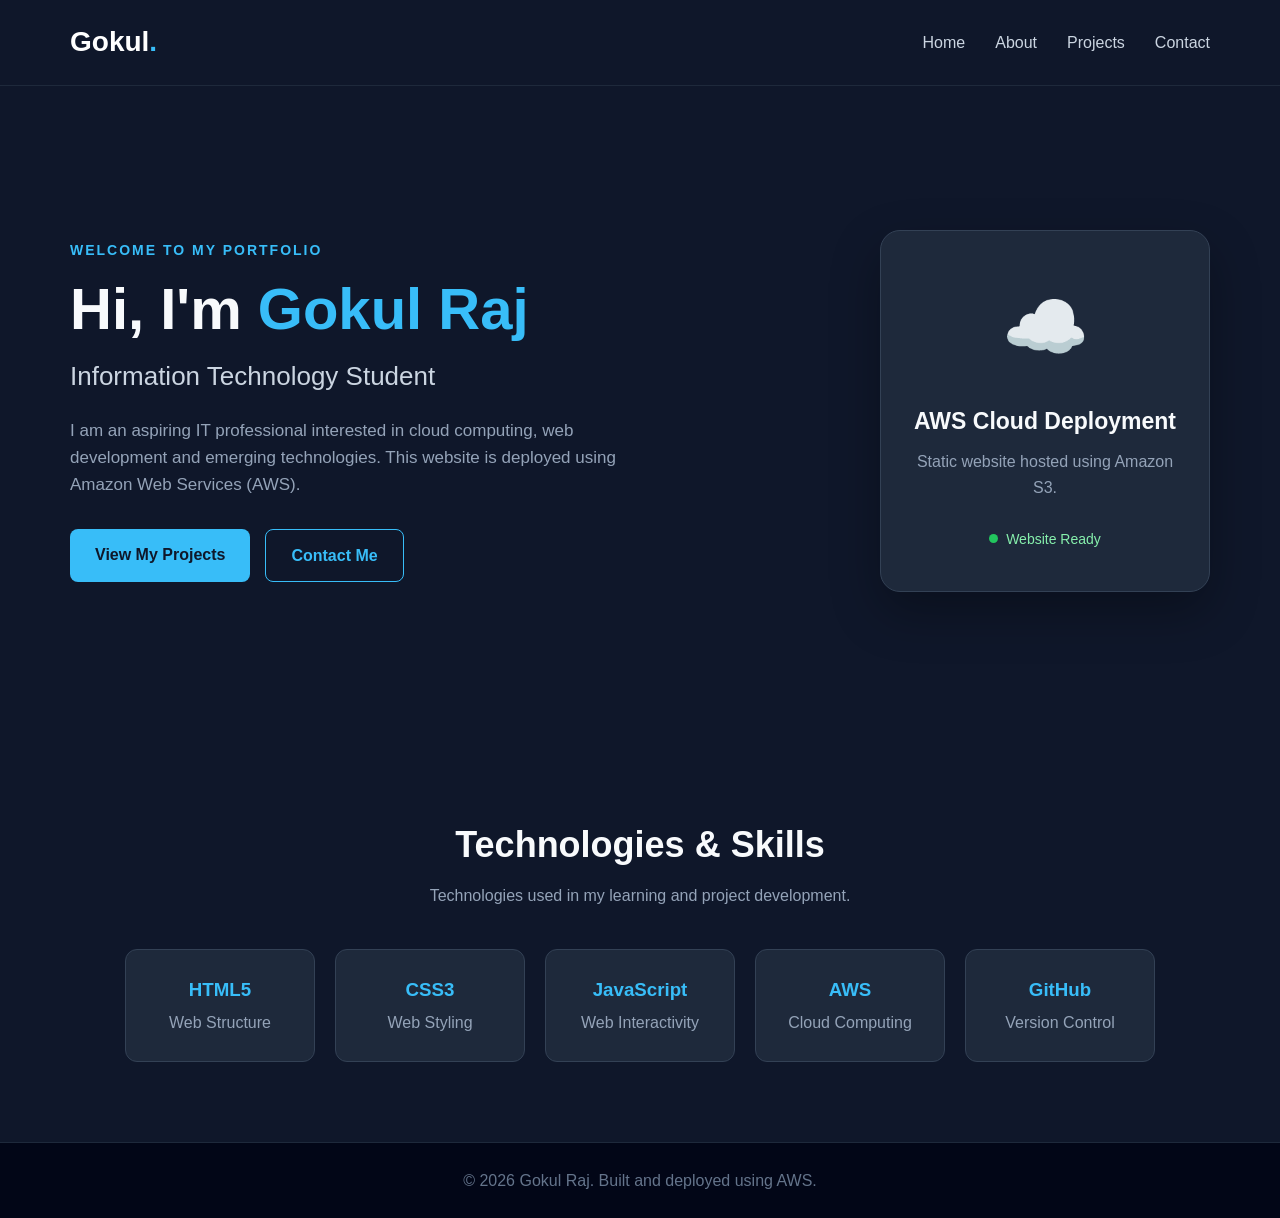
<file: index.html>
<!DOCTYPE html>
<html lang="en">
<head>
    <meta charset="UTF-8">
    <meta name="viewport" content="width=device-width, initial-scale=1.0">

    <title>Gokul Raj | IT Student Portfolio</title>

    <!-- Link to external CSS file -->
    <link rel="stylesheet" href="css/style.css">
</head>

<body>

    <!-- Navigation Bar -->
    <header>
        <nav class="navbar">

            <div class="logo">
                Gokul<span>.</span>
            </div>

            <ul class="nav-links">
                <li><a href="index.html">Home</a></li>
                <li><a href="about.html">About</a></li>
                <li><a href="projects.html">Projects</a></li>
                <li><a href="contact.html">Contact</a></li>
            </ul>

        </nav>
    </header>


    <!-- Hero Section -->
    <main>

        <section class="hero">

            <div class="hero-content">

                <p class="welcome">WELCOME TO MY PORTFOLIO</p>

                <h1>
                    Hi, I'm <span>Gokul Raj</span>
                </h1>

                <h2>
                    Information Technology Student
                </h2>

                <p class="hero-description">
                    I am an aspiring IT professional interested in
                    cloud computing, web development and emerging
                    technologies. This website is deployed using
                    Amazon Web Services (AWS).
                </p>

                <div class="hero-buttons">
                    <a href="projects.html" class="btn primary-btn">
                        View My Projects
                    </a>

                    <a href="contact.html" class="btn secondary-btn">
                        Contact Me
                    </a>
                </div>

            </div>

            <div class="hero-card">

                <div class="cloud-icon">
                    ☁️
                </div>

                <h3>AWS Cloud Deployment</h3>

                <p>
                    Static website hosted using
                    Amazon S3.
                </p>

                <div class="status">
                    <span></span>
                    Website Ready
                </div>

            </div>

        </section>


        <!-- Skills Preview -->
        <section class="skills-section">

            <h2>Technologies & Skills</h2>

            <p class="section-description">
                Technologies used in my learning and project development.
            </p>

            <div class="skills-container">

                <div class="skill-card">
                    <h3>HTML5</h3>
                    <p>Web Structure</p>
                </div>

                <div class="skill-card">
                    <h3>CSS3</h3>
                    <p>Web Styling</p>
                </div>

                <div class="skill-card">
                    <h3>JavaScript</h3>
                    <p>Web Interactivity</p>
                </div>

                <div class="skill-card">
                    <h3>AWS</h3>
                    <p>Cloud Computing</p>
                </div>

                <div class="skill-card">
                    <h3>GitHub</h3>
                    <p>Version Control</p>
                </div>

            </div>

        </section>

    </main>


    <!-- Footer -->
    <footer>

        <p>
            © 2026 Gokul Raj. Built and deployed using AWS.
        </p>

    </footer>


    <!-- JavaScript -->
    <script src="js/script.js"></script>

</body>
</html>
</file>
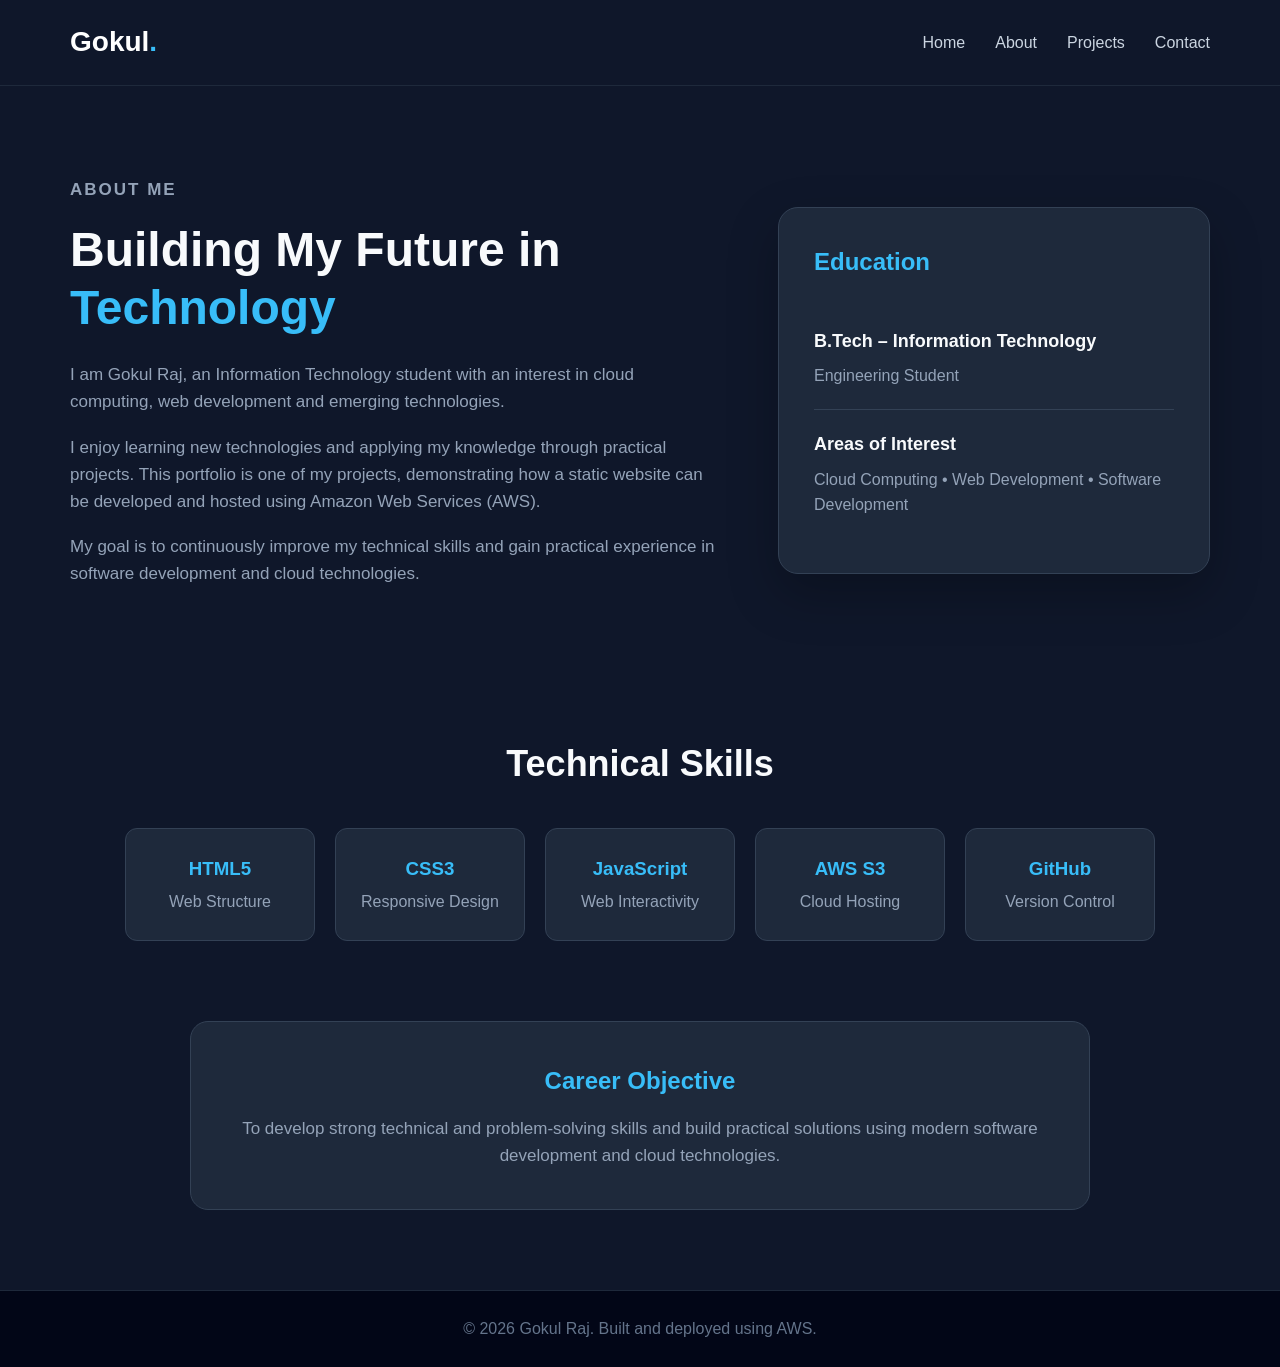
<file: about.html>
<!DOCTYPE html>
<html lang="en">
<head>
    <meta charset="UTF-8">
    <meta name="viewport" content="width=device-width, initial-scale=1.0">

    <title>About | Gokul Raj</title>

    <link rel="stylesheet" href="css/style.css">
</head>

<body>

    <!-- Navigation Bar -->
    <header>
        <nav class="navbar">

            <div class="logo">
                Gokul<span>.</span>
            </div>

            <ul class="nav-links">
                <li><a href="index.html">Home</a></li>
                <li><a href="about.html">About</a></li>
                <li><a href="projects.html">Projects</a></li>
                <li><a href="contact.html">Contact</a></li>
            </ul>

        </nav>
    </header>


    <!-- About Section -->
    <main>

        <section class="about-section">

            <div class="about-content">

                <p class="welcome">ABOUT ME</p>

                <h1>
                    Building My Future in
                    <span>Technology</span>
                </h1>

                <p>
                    I am Gokul Raj, an Information Technology student
                    with an interest in cloud computing, web development
                    and emerging technologies.
                </p>

                <p>
                    I enjoy learning new technologies and applying my
                    knowledge through practical projects. This portfolio
                    is one of my projects, demonstrating how a static
                    website can be developed and hosted using Amazon Web
                    Services (AWS).
                </p>

                <p>
                    My goal is to continuously improve my technical
                    skills and gain practical experience in software
                    development and cloud technologies.
                </p>

            </div>


            <!-- Education Card -->
            <div class="about-card">

                <h2>Education</h2>

                <div class="education-item">

                    <h3>B.Tech – Information Technology</h3>

                    <p>
                        Engineering Student
                    </p>

                </div>


                <div class="education-item">

                    <h3>Areas of Interest</h3>

                    <p>
                        Cloud Computing • Web Development •
                        Software Development
                    </p>

                </div>

            </div>

        </section>


        <!-- Skills Section -->
        <section class="about-skills">

            <h2>Technical Skills</h2>

            <div class="skills-container">

                <div class="skill-card">
                    <h3>HTML5</h3>
                    <p>Web Structure</p>
                </div>

                <div class="skill-card">
                    <h3>CSS3</h3>
                    <p>Responsive Design</p>
                </div>

                <div class="skill-card">
                    <h3>JavaScript</h3>
                    <p>Web Interactivity</p>
                </div>

                <div class="skill-card">
                    <h3>AWS S3</h3>
                    <p>Cloud Hosting</p>
                </div>

                <div class="skill-card">
                    <h3>GitHub</h3>
                    <p>Version Control</p>
                </div>

            </div>

        </section>


        <!-- Career Objective -->
        <section class="objective-section">

            <h2>Career Objective</h2>

            <p>
                To develop strong technical and problem-solving skills
                and build practical solutions using modern software
                development and cloud technologies.
            </p>

        </section>

    </main>


    <!-- Footer -->
    <footer>

        <p>
            © 2026 Gokul Raj. Built and deployed using AWS.
        </p>

    </footer>


    <script src="js/script.js"></script>

</body>
</html>
</file>
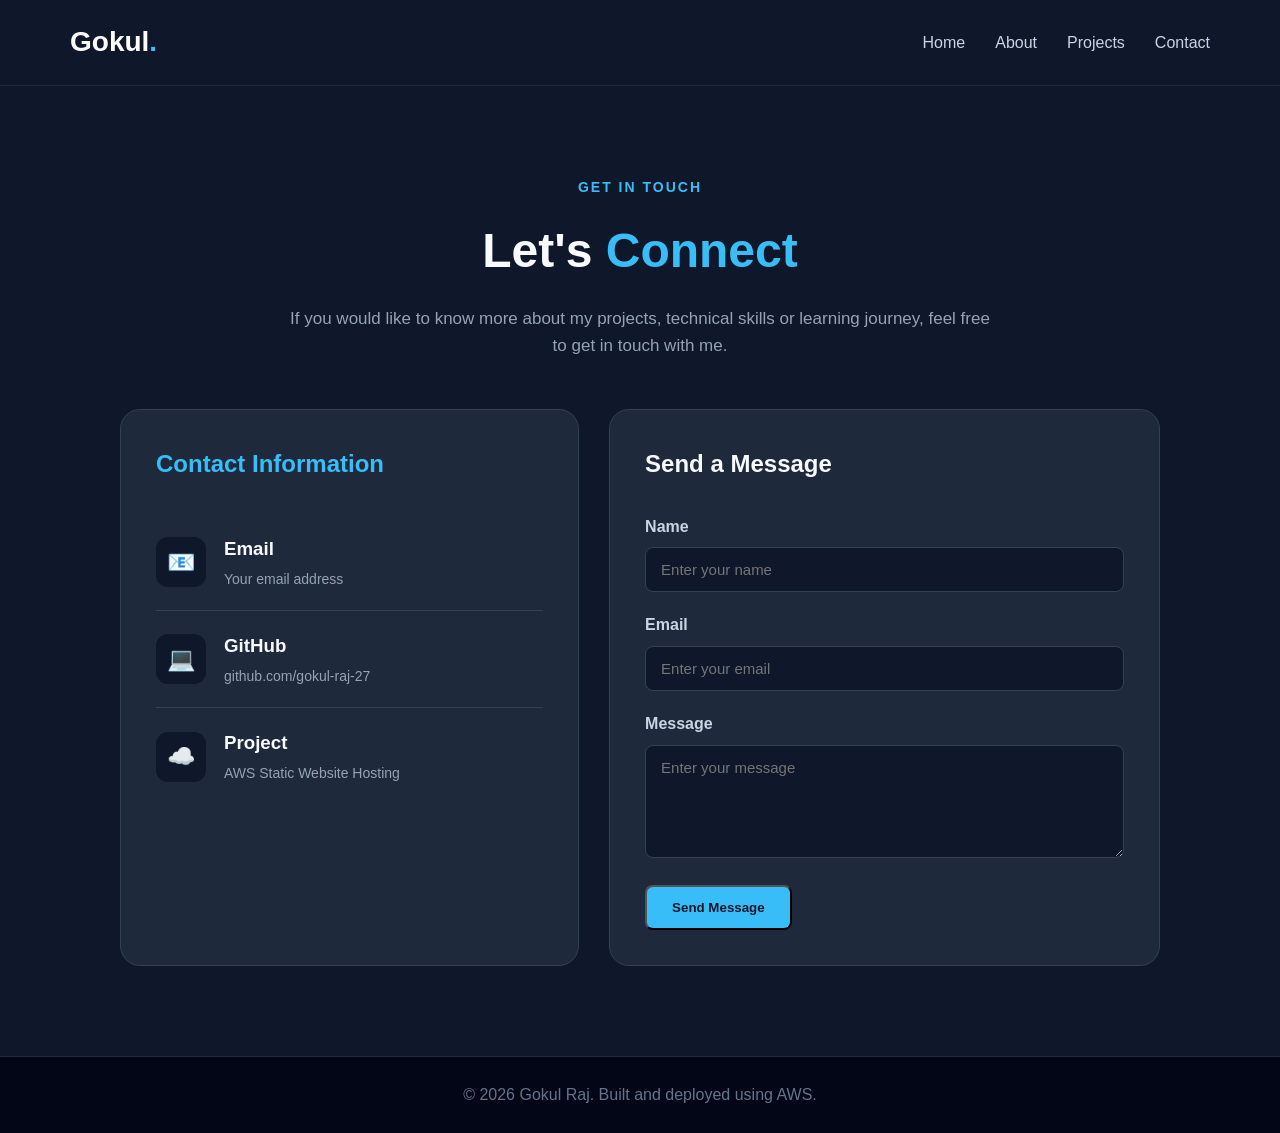
<file: contact.html>
<!DOCTYPE html>
<html lang="en">
<head>
    <meta charset="UTF-8">
    <meta name="viewport" content="width=device-width, initial-scale=1.0">

    <title>Contact | Gokul Raj</title>

    <link rel="stylesheet" href="css/style.css">
</head>

<body>

    <!-- Navigation Bar -->
    <header>
        <nav class="navbar">

            <div class="logo">
                Gokul<span>.</span>
            </div>

            <ul class="nav-links">
                <li><a href="index.html">Home</a></li>
                <li><a href="about.html">About</a></li>
                <li><a href="projects.html">Projects</a></li>
                <li><a href="contact.html">Contact</a></li>
            </ul>

        </nav>
    </header>


    <!-- Contact Section -->
    <main>

        <section class="contact-section">

            <div class="contact-intro">

                <p class="welcome">GET IN TOUCH</p>

                <h1>
                    Let's <span>Connect</span>
                </h1>

                <p>
                    If you would like to know more about my projects,
                    technical skills or learning journey, feel free
                    to get in touch with me.
                </p>

            </div>


            <!-- Contact Information -->
            <div class="contact-container">

                <div class="contact-info">

                    <h2>Contact Information</h2>

                    <div class="contact-item">
                        <div class="contact-icon">📧</div>

                        <div>
                            <h3>Email</h3>
                            <p>
                                Your email address
                            </p>
                        </div>
                    </div>


                    <div class="contact-item">
                        <div class="contact-icon">💻</div>

                        <div>
                            <h3>GitHub</h3>
                            <p>
                                github.com/gokul-raj-27
                            </p>
                        </div>
                    </div>


                    <div class="contact-item">
                        <div class="contact-icon">☁️</div>

                        <div>
                            <h3>Project</h3>
                            <p>
                                AWS Static Website Hosting
                            </p>
                        </div>
                    </div>

                </div>


                <!-- Contact Message Form -->
                <div class="contact-form">

                    <h2>Send a Message</h2>

                    <form id="contactForm">

                        <div class="form-group">

                            <label for="name">
                                Name
                            </label>

                            <input
                                type="text"
                                id="name"
                                placeholder="Enter your name"
                                required
                            >

                        </div>


                        <div class="form-group">

                            <label for="email">
                                Email
                            </label>

                            <input
                                type="email"
                                id="email"
                                placeholder="Enter your email"
                                required
                            >

                        </div>


                        <div class="form-group">

                            <label for="message">
                                Message
                            </label>

                            <textarea
                                id="message"
                                rows="5"
                                placeholder="Enter your message"
                                required
                            ></textarea>

                        </div>


                        <button
                            type="submit"
                            class="btn primary-btn"
                        >
                            Send Message
                        </button>

                    </form>

                </div>

            </div>

        </section>

    </main>


    <!-- Footer -->
    <footer>

        <p>
            © 2026 Gokul Raj. Built and deployed using AWS.
        </p>

    </footer>


    <script src="js/script.js"></script>

</body>
</html>
</file>
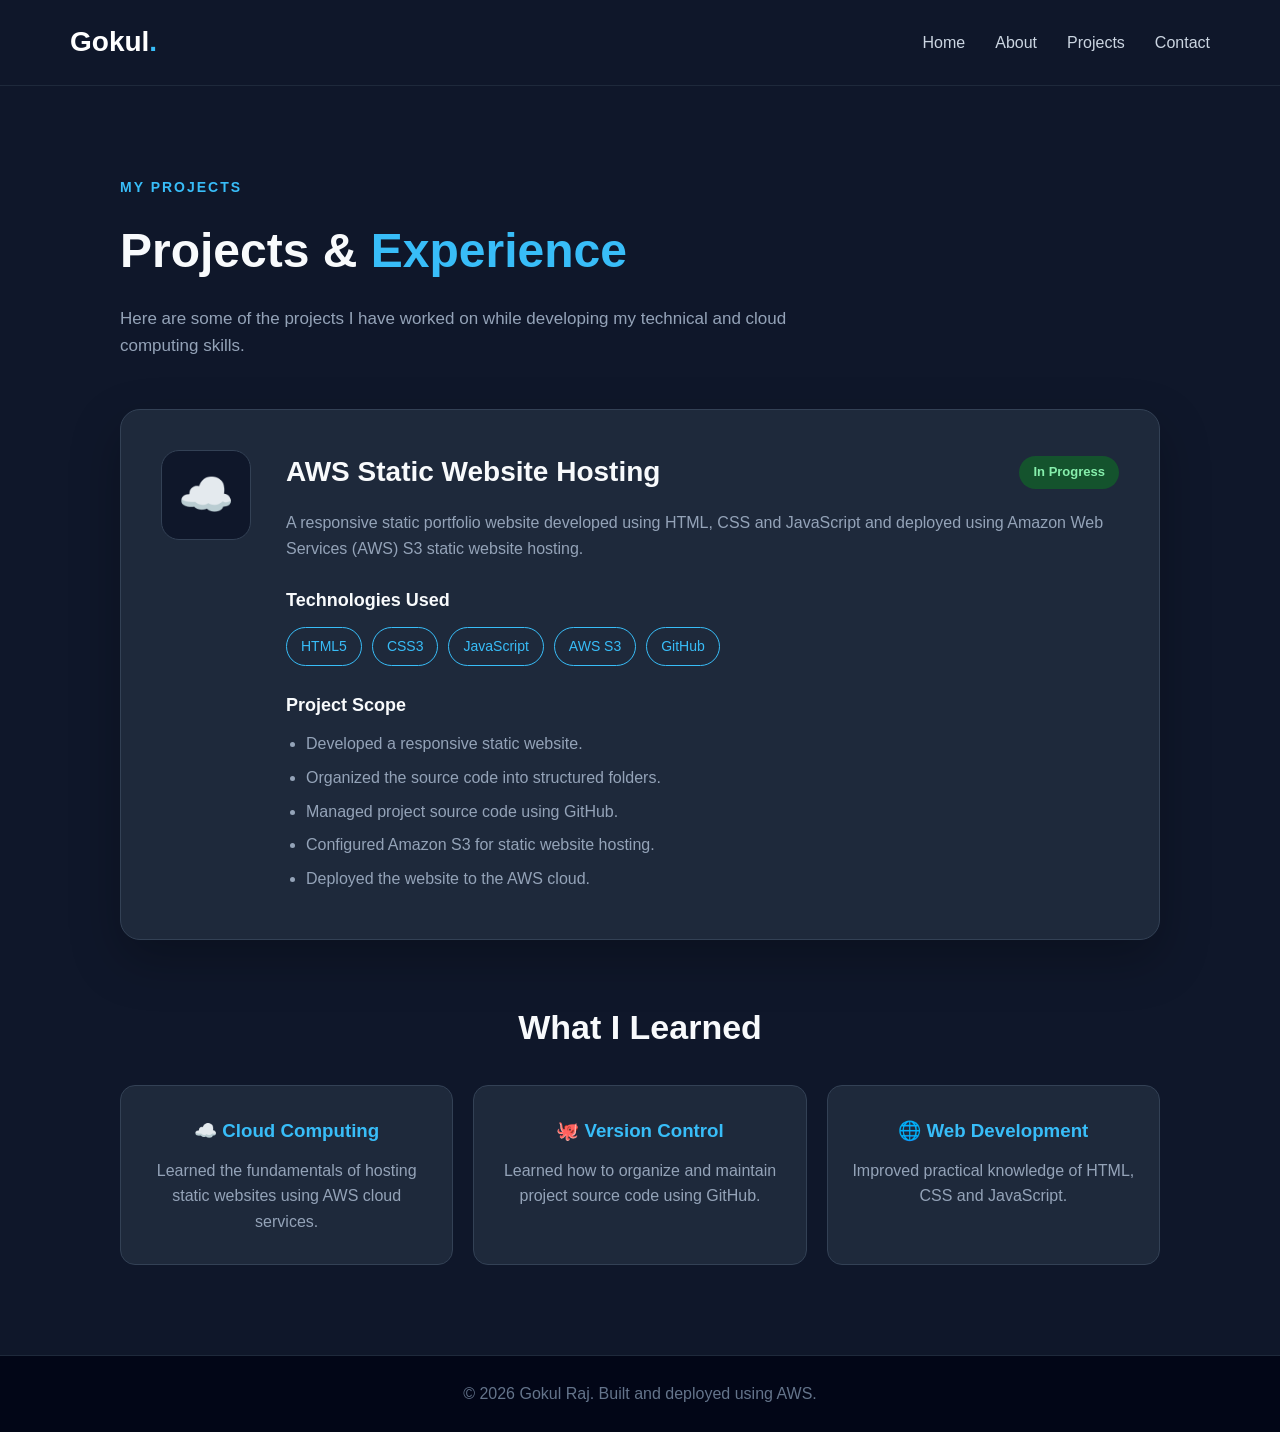
<file: projects.html>
<!DOCTYPE html>
<html lang="en">
<head>
    <meta charset="UTF-8">
    <meta name="viewport" content="width=device-width, initial-scale=1.0">

    <title>Projects | Gokul Raj</title>

    <link rel="stylesheet" href="css/style.css">
</head>

<body>

    <!-- Navigation Bar -->
    <header>
        <nav class="navbar">

            <div class="logo">
                Gokul<span>.</span>
            </div>

            <ul class="nav-links">
                <li><a href="index.html">Home</a></li>
                <li><a href="about.html">About</a></li>
                <li><a href="projects.html">Projects</a></li>
                <li><a href="contact.html">Contact</a></li>
            </ul>

        </nav>
    </header>


    <!-- Projects Section -->
    <main>

        <section class="projects-section">

            <p class="welcome">MY PROJECTS</p>

            <h1>
                Projects & <span>Experience</span>
            </h1>

            <p class="projects-intro">
                Here are some of the projects I have worked on while
                developing my technical and cloud computing skills.
            </p>


            <!-- Project Card -->
            <div class="project-card">

                <div class="project-icon">
                    ☁️
                </div>

                <div class="project-content">

                    <div class="project-heading">

                        <h2>
                            AWS Static Website Hosting
                        </h2>

                        <span class="project-status">
                            In Progress
                        </span>

                    </div>

                    <p>
                        A responsive static portfolio website developed
                        using HTML, CSS and JavaScript and deployed using
                        Amazon Web Services (AWS) S3 static website hosting.
                    </p>


                    <h3>Technologies Used</h3>

                    <div class="technology-list">

                        <span>HTML5</span>
                        <span>CSS3</span>
                        <span>JavaScript</span>
                        <span>AWS S3</span>
                        <span>GitHub</span>

                    </div>


                    <h3>Project Scope</h3>

                    <ul class="project-details">

                        <li>
                            Developed a responsive static website.
                        </li>

                        <li>
                            Organized the source code into structured
                            folders.
                        </li>

                        <li>
                            Managed project source code using GitHub.
                        </li>

                        <li>
                            Configured Amazon S3 for static website hosting.
                        </li>

                        <li>
                            Deployed the website to the AWS cloud.
                        </li>

                    </ul>

                </div>

            </div>


            <!-- Project Learning -->
            <div class="learning-section">

                <h2>What I Learned</h2>

                <div class="learning-grid">

                    <div class="learning-card">
                        <h3>☁️ Cloud Computing</h3>
                        <p>
                            Learned the fundamentals of hosting static
                            websites using AWS cloud services.
                        </p>
                    </div>

                    <div class="learning-card">
                        <h3>🐙 Version Control</h3>
                        <p>
                            Learned how to organize and maintain project
                            source code using GitHub.
                        </p>
                    </div>

                    <div class="learning-card">
                        <h3>🌐 Web Development</h3>
                        <p>
                            Improved practical knowledge of HTML, CSS
                            and JavaScript.
                        </p>
                    </div>

                </div>

            </div>

        </section>

    </main>


    <!-- Footer -->
    <footer>

        <p>
            © 2026 Gokul Raj. Built and deployed using AWS.
        </p>

    </footer>


    <script src="js/script.js"></script>

</body>
</html>
</file>
<file: css/style.css>
/* ================================
   AWS STATIC WEBSITE HOSTING
   Portfolio Website Styles
   ================================ */


/* ---------- Global Styles ---------- */

* {
    margin: 0;
    padding: 0;
    box-sizing: border-box;
}

html {
    scroll-behavior: smooth;
}

body {
    font-family: Arial, Helvetica, sans-serif;
    background: #0f172a;
    color: #f8fafc;
    line-height: 1.6;
}


/* ---------- Navigation Bar ---------- */

header {
    width: 100%;
    background: #0f172a;
    border-bottom: 1px solid #1e293b;
}

.navbar {
    max-width: 1200px;
    margin: auto;
    padding: 20px 30px;

    display: flex;
    justify-content: space-between;
    align-items: center;
}

.logo {
    font-size: 28px;
    font-weight: bold;
    color: #ffffff;
}

.logo span {
    color: #38bdf8;
}

.nav-links {
    list-style: none;

    display: flex;
    gap: 30px;
}

.nav-links a {
    text-decoration: none;
    color: #cbd5e1;
    font-size: 16px;

    transition: 0.3s;
}

.nav-links a:hover {
    color: #38bdf8;
}


/* ---------- Hero Section ---------- */

.hero {
    max-width: 1200px;
    min-height: 650px;

    margin: auto;
    padding: 80px 30px;

    display: flex;
    justify-content: space-between;
    align-items: center;
    gap: 60px;
}

.hero-content {
    max-width: 650px;
}

.welcome {
    color: #38bdf8;
    font-size: 14px;
    font-weight: bold;
    letter-spacing: 2px;

    margin-bottom: 15px;
}

.hero h1 {
    font-size: 58px;
    line-height: 1.1;
    margin-bottom: 15px;
}

.hero h1 span {
    color: #38bdf8;
}

.hero h2 {
    font-size: 26px;
    font-weight: normal;
    color: #cbd5e1;

    margin-bottom: 20px;
}

.hero-description {
    color: #94a3b8;
    font-size: 17px;
    max-width: 600px;

    margin-bottom: 30px;
}


/* ---------- Buttons ---------- */

.hero-buttons {
    display: flex;
    gap: 15px;
}

.btn {
    display: inline-block;

    padding: 13px 25px;

    border-radius: 8px;

    text-decoration: none;
    font-weight: bold;

    transition: 0.3s;
}

.primary-btn {
    background: #38bdf8;
    color: #0f172a;
}

.primary-btn:hover {
    background: #7dd3fc;
    transform: translateY(-2px);
}

.secondary-btn {
    border: 1px solid #38bdf8;
    color: #38bdf8;
}

.secondary-btn:hover {
    background: #38bdf8;
    color: #0f172a;
}


/* ---------- AWS Card ---------- */

.hero-card {
    width: 330px;

    padding: 40px 30px;

    text-align: center;

    background: #1e293b;

    border: 1px solid #334155;
    border-radius: 20px;

    box-shadow: 0 20px 50px rgba(0, 0, 0, 0.3);
}

.cloud-icon {
    font-size: 70px;
    margin-bottom: 20px;
}

.hero-card h3 {
    font-size: 23px;
    margin-bottom: 10px;
}

.hero-card p {
    color: #94a3b8;
    margin-bottom: 25px;
}

.status {
    display: inline-flex;
    align-items: center;
    gap: 8px;

    color: #86efac;
    font-size: 14px;
}

.status span {
    width: 9px;
    height: 9px;

    background: #22c55e;

    border-radius: 50%;
}


/* ---------- Skills Section ---------- */

.skills-section {
    max-width: 1200px;

    margin: auto;

    padding: 80px 30px;

    text-align: center;
}

.skills-section h2 {
    font-size: 36px;
    margin-bottom: 10px;
}

.section-description {
    color: #94a3b8;
    margin-bottom: 40px;
}

.skills-container {
    display: flex;
    justify-content: center;
    flex-wrap: wrap;
    gap: 20px;
}

.skill-card {
    width: 190px;

    padding: 25px 20px;

    background: #1e293b;

    border: 1px solid #334155;
    border-radius: 12px;

    transition: 0.3s;
}

.skill-card:hover {
    transform: translateY(-5px);
    border-color: #38bdf8;
}

.skill-card h3 {
    color: #38bdf8;
    margin-bottom: 5px;
}

.skill-card p {
    color: #94a3b8;
}


/* ---------- Footer ---------- */

footer {
    text-align: center;

    padding: 25px;

    background: #020617;

    color: #64748b;

    border-top: 1px solid #1e293b;
}


/* ---------- Responsive Design ---------- */

@media (max-width: 850px) {

    .hero {
        flex-direction: column;
        text-align: center;

        padding-top: 60px;
    }

    .hero-description {
        margin-left: auto;
        margin-right: auto;
    }

    .hero-buttons {
        justify-content: center;
    }

    .hero-card {
        width: 100%;
        max-width: 330px;
    }

    .nav-links {
        gap: 15px;
    }
}


@media (max-width: 600px) {

    .navbar {
        flex-direction: column;
        gap: 15px;
    }

    .nav-links {
        flex-wrap: wrap;
        justify-content: center;
    }

    .hero h1 {
        font-size: 42px;
    }

    .hero h2 {
        font-size: 21px;
    }

    .hero-buttons {
        flex-direction: column;
    }

    .btn {
        width: 100%;
    }

    .skills-section h2 {
        font-size: 30px;
    }
}

/* ---------- About Page ---------- */

.about-section {
    max-width: 1200px;
    margin: auto;
    padding: 90px 30px;

    display: grid;
    grid-template-columns: 1.5fr 1fr;
    gap: 60px;
    align-items: center;
}

.about-content h1 {
    font-size: 48px;
    line-height: 1.2;
    margin-bottom: 25px;
}

.about-content h1 span {
    color: #38bdf8;
}

.about-content p {
    color: #94a3b8;
    font-size: 17px;
    margin-bottom: 18px;
}

.about-card {
    background: #1e293b;
    border: 1px solid #334155;
    border-radius: 20px;
    padding: 35px;

    box-shadow: 0 20px 50px rgba(0, 0, 0, 0.25);
}

.about-card h2 {
    color: #38bdf8;
    margin-bottom: 25px;
}

.education-item {
    padding: 20px 0;
    border-bottom: 1px solid #334155;
}

.education-item:last-child {
    border-bottom: none;
}

.education-item h3 {
    margin-bottom: 8px;
    font-size: 18px;
}

.education-item p {
    color: #94a3b8;
}


/* ---------- About Skills ---------- */

.about-skills {
    max-width: 1200px;
    margin: auto;
    padding: 40px 30px 80px;
    text-align: center;
}

.about-skills h2 {
    font-size: 36px;
    margin-bottom: 35px;
}


/* ---------- Career Objective ---------- */

.objective-section {
    max-width: 900px;
    margin: 0 auto 80px;

    padding: 40px 30px;

    text-align: center;

    background: #1e293b;
    border: 1px solid #334155;
    border-radius: 18px;
}

.objective-section h2 {
    color: #38bdf8;
    margin-bottom: 15px;
}

.objective-section p {
    color: #94a3b8;
    font-size: 17px;
}


/* ---------- About Page Responsive ---------- */

@media (max-width: 850px) {

    .about-section {
        grid-template-columns: 1fr;
        text-align: center;
    }

    .about-content h1 {
        font-size: 40px;
    }

    .about-card {
        text-align: left;
    }
}

/* ---------- Projects Page ---------- */

.projects-section {
    max-width: 1100px;
    margin: auto;
    padding: 90px 30px;
}

.projects-section > h1 {
    font-size: 48px;
    margin-bottom: 15px;
}

.projects-section > h1 span {
    color: #38bdf8;
}

.projects-intro {
    color: #94a3b8;
    font-size: 17px;
    max-width: 700px;
    margin-bottom: 50px;
}


/* ---------- Project Card ---------- */

.project-card {
    display: flex;
    gap: 35px;

    background: #1e293b;
    border: 1px solid #334155;
    border-radius: 20px;

    padding: 40px;

    margin-bottom: 60px;

    box-shadow: 0 20px 50px rgba(0, 0, 0, 0.25);
}

.project-icon {
    min-width: 90px;
    height: 90px;

    display: flex;
    justify-content: center;
    align-items: center;

    background: #0f172a;
    border: 1px solid #334155;
    border-radius: 18px;

    font-size: 45px;
}

.project-content {
    flex: 1;
}

.project-heading {
    display: flex;
    justify-content: space-between;
    align-items: center;
    gap: 20px;

    margin-bottom: 15px;
}

.project-heading h2 {
    font-size: 28px;
}

.project-status {
    padding: 6px 14px;

    border-radius: 20px;

    background: #14532d;
    color: #86efac;

    font-size: 13px;
    font-weight: bold;
}

.project-content > p {
    color: #94a3b8;
    margin-bottom: 25px;
}

.project-content h3 {
    color: #f8fafc;
    font-size: 18px;
    margin: 25px 0 12px;
}


/* ---------- Technology Tags ---------- */

.technology-list {
    display: flex;
    flex-wrap: wrap;
    gap: 10px;
}

.technology-list span {
    padding: 7px 14px;

    border: 1px solid #38bdf8;
    border-radius: 20px;

    color: #38bdf8;

    font-size: 14px;
}


/* ---------- Project Details ---------- */

.project-details {
    padding-left: 20px;
    color: #94a3b8;
}

.project-details li {
    margin-bottom: 8px;
}


/* ---------- Learning Section ---------- */

.learning-section {
    text-align: center;
}

.learning-section > h2 {
    font-size: 34px;
    margin-bottom: 30px;
}

.learning-grid {
    display: grid;
    grid-template-columns: repeat(3, 1fr);
    gap: 20px;
}

.learning-card {
    padding: 30px 20px;

    background: #1e293b;
    border: 1px solid #334155;
    border-radius: 15px;

    transition: 0.3s;
}

.learning-card:hover {
    transform: translateY(-5px);
    border-color: #38bdf8;
}

.learning-card h3 {
    color: #38bdf8;
    margin-bottom: 12px;
}

.learning-card p {
    color: #94a3b8;
}


/* ---------- Projects Responsive ---------- */

@media (max-width: 800px) {

    .project-card {
        flex-direction: column;
    }

    .project-icon {
        margin: auto;
    }

    .project-heading {
        flex-direction: column;
        align-items: flex-start;
    }

    .learning-grid {
        grid-template-columns: 1fr;
    }

    .projects-section > h1 {
        font-size: 40px;
    }
}

/* ---------- Contact Page ---------- */

.contact-section {
    max-width: 1100px;
    margin: auto;
    padding: 90px 30px;
}

.contact-intro {
    text-align: center;
    max-width: 700px;
    margin: 0 auto 50px;
}

.contact-intro h1 {
    font-size: 48px;
    margin-bottom: 15px;
}

.contact-intro h1 span {
    color: #38bdf8;
}

.contact-intro > p:last-child {
    color: #94a3b8;
    font-size: 17px;
}


/* ---------- Contact Container ---------- */

.contact-container {
    display: grid;
    grid-template-columns: 1fr 1.2fr;
    gap: 30px;
}


/* ---------- Contact Information ---------- */

.contact-info,
.contact-form {
    background: #1e293b;
    border: 1px solid #334155;
    border-radius: 20px;
    padding: 35px;
}

.contact-info h2,
.contact-form h2 {
    margin-bottom: 30px;
}

.contact-info h2 {
    color: #38bdf8;
}

.contact-item {
    display: flex;
    align-items: center;
    gap: 18px;

    padding: 20px 0;

    border-bottom: 1px solid #334155;
}

.contact-item:last-child {
    border-bottom: none;
}

.contact-icon {
    width: 50px;
    height: 50px;

    display: flex;
    justify-content: center;
    align-items: center;

    background: #0f172a;
    border-radius: 12px;

    font-size: 23px;
}

.contact-item h3 {
    margin-bottom: 4px;
}

.contact-item p {
    color: #94a3b8;
    font-size: 14px;
}


/* ---------- Contact Form ---------- */

.form-group {
    margin-bottom: 20px;
}

.form-group label {
    display: block;
    margin-bottom: 8px;

    color: #cbd5e1;
    font-weight: bold;
}

.form-group input,
.form-group textarea {
    width: 100%;

    padding: 13px 15px;

    background: #0f172a;

    border: 1px solid #334155;
    border-radius: 8px;

    color: #f8fafc;

    font-family: inherit;
    font-size: 15px;

    outline: none;

    transition: 0.3s;
}

.form-group input:focus,
.form-group textarea:focus {
    border-color: #38bdf8;
}

.form-group textarea {
    resize: vertical;
}


/* ---------- Contact Responsive ---------- */

@media (max-width: 800px) {

    .contact-container {
        grid-template-columns: 1fr;
    }

    .contact-intro h1 {
        font-size: 40px;
    }
}
</file>
